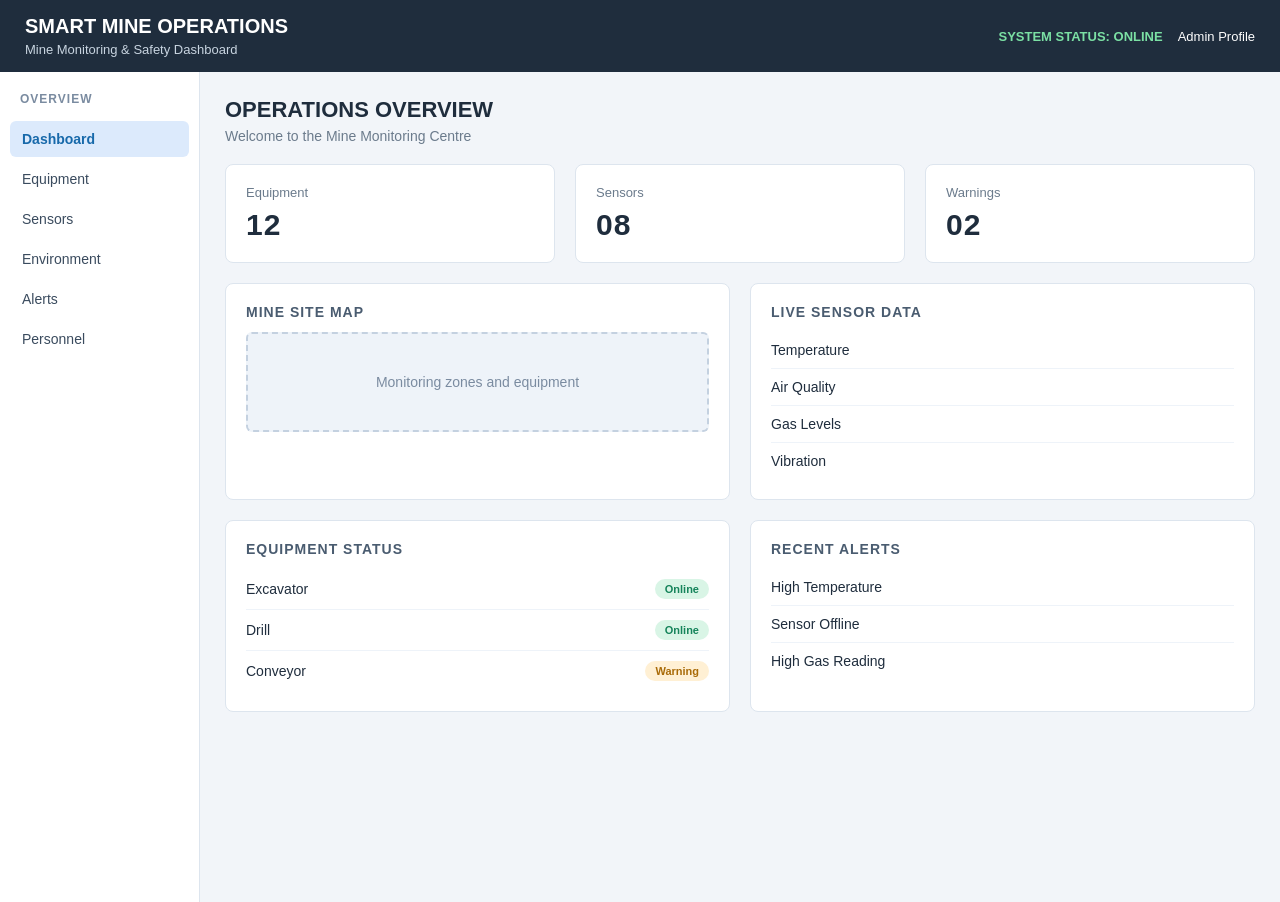
<file: dashboard/index.html>
<!DOCTYPE html>
<html lang="en">
<head>
  <meta charset="UTF-8">
  <meta name="viewport" content="width=device-width, initial-scale=1.0">
  <title>Smart Mine Operations</title>
  <link rel="stylesheet" href="styles.css">
</head> 
<body>
  <header class="topbar">
    <div>
      <h1>SMART MINE OPERATIONS</h1>
      <p>Mine Monitoring &amp; Safety Dashboard</p>
    </div>
    <div class="topbar-right">
      <span class="online">SYSTEM STATUS: ONLINE</span>
      <span>Admin Profile</span>
    </div>
  </header>
  <div class="layout">
    
    <aside class="sidebar">
      <h2>OVERVIEW</h2>
      <a href="index.html" class="active">Dashboard</a>
      <a href="index.html">Equipment</a>
      <a href="sensors.html">Sensors</a>
      <a href="index.html">Environment</a>
      <a href="index.html">Alerts</a>
      <a href="index.html">Personnel</a>
    </aside>

    
    <main class="main">

      <h2>OPERATIONS OVERVIEW</h2>
      <p class="subtitle">Welcome to the Mine Monitoring Centre</p>

      <!-- THREE SUMMARY CARDS -->
      <div class="row">
        <div class="card summary">
          <p>Equipment</p>
          <h3>12</h3>
        </div>
        <div class="card summary">
          <p>Sensors</p>
          <h3>08</h3>
        </div>
        <div class="card summary">
          <p>Warnings</p>
          <h3>02</h3>
        </div>
      </div>

      
      <div class="row">
        <div class="card">
          <h3>MINE SITE MAP</h3>
          <div class="map-box">
            Monitoring zones and equipment
          </div>
        </div>
        <div class="card">
          <h3>LIVE SENSOR DATA</h3>
          <ul class="simple-list">
            <li>Temperature</li>
            <li>Air Quality</li>
            <li>Gas Levels</li>
            <li>Vibration</li>
          </ul>
        </div>
      </div>

     
      <div class="row">
        <div class="card">
          <h3>EQUIPMENT STATUS</h3>
          <ul class="simple-list">
            <li>Excavator <span class="tag green">Online</span></li>
            <li>Drill <span class="tag green">Online</span></li>
            <li>Conveyor <span class="tag orange">Warning</span></li>
          </ul>
        </div>
        <div class="card">
          <h3>RECENT ALERTS</h3>
          <ul class="simple-list">
            <li>High Temperature</li>
            <li>Sensor Offline</li>
            <li>High Gas Reading</li>
          </ul>
        </div>
      </div>

    </main>
  </div>

</body>
</html>
</file>
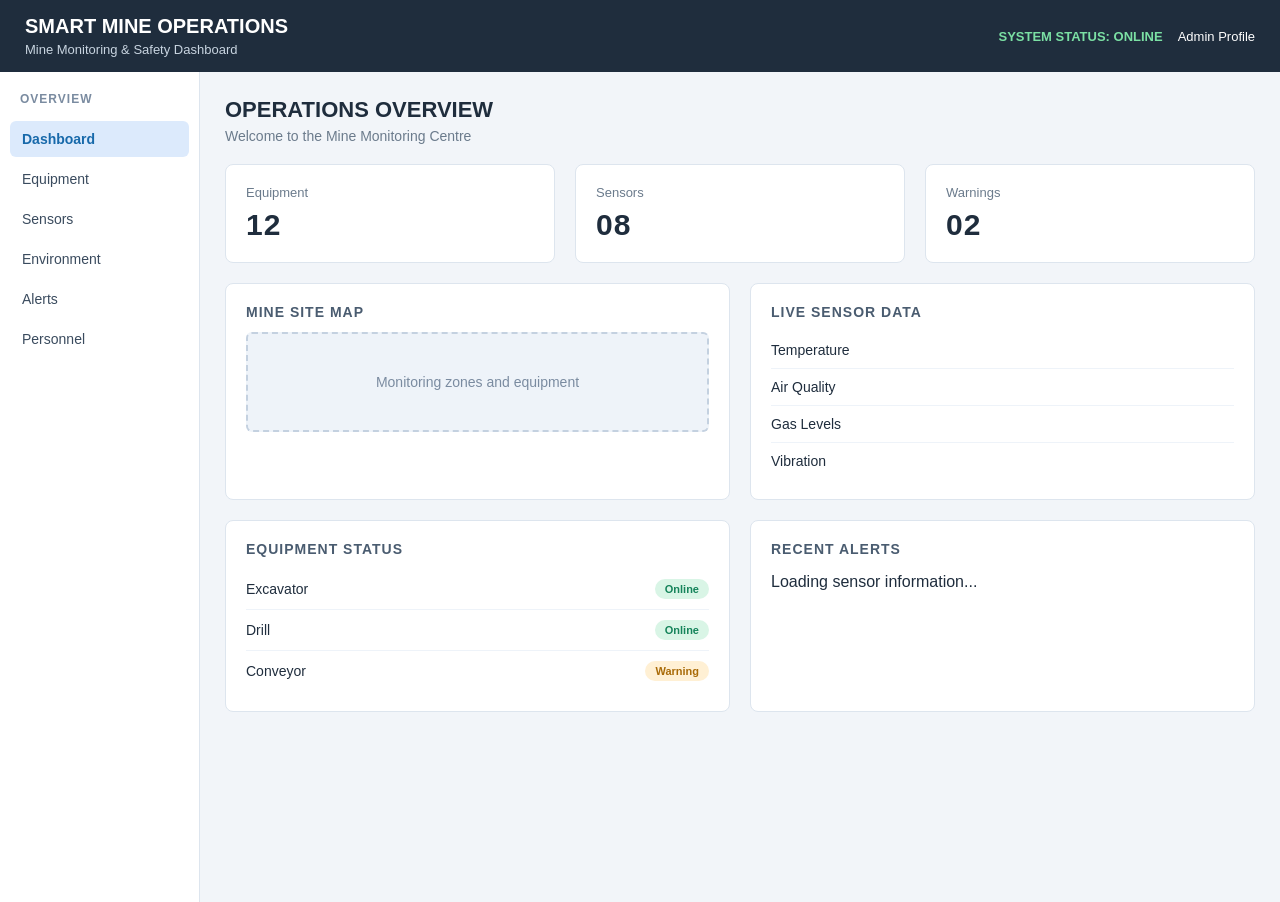
<file: dashboard/site/index.html>
<!DOCTYPE html>
<html lang="en">
<head>
  <meta charset="UTF-8">
  <meta name="viewport" content="width=device-width, initial-scale=1.0">
  <title>Smart Mine Operations</title>
  <link rel="stylesheet" href="styles.css">
</head> 
<body>
  <header class="topbar">
    <div>
      <h1>SMART MINE OPERATIONS</h1>
      <p>Mine Monitoring &amp; Safety Dashboard</p>
    </div>
    <div class="topbar-right">
      <span class="online">SYSTEM STATUS: ONLINE</span>
      <span>Admin Profile</span>
    </div>
  </header>
  <div class="layout">
    
    <aside class="sidebar">
      <h2>OVERVIEW</h2>
      <a href="index.html" class="active">Dashboard</a>
      <a href="index.html">Equipment</a>
      <a href="sensors.html">Sensors</a>
      <a href="index.html">Environment</a>
      <a href="index.html">Alerts</a>
      <a href="index.html">Personnel</a>
    </aside>

    
    <main class="main">

      <h2>OPERATIONS OVERVIEW</h2>
      <p class="subtitle">Welcome to the Mine Monitoring Centre</p>

      <!-- THREE SUMMARY CARDS -->
      <div class="row">
        <div class="card summary">
          <p>Equipment</p>
          <h3>12</h3>
        </div>
        <div class="card summary">
          <p>Sensors</p>
          <h3>08</h3>
        </div>
        <div class="card summary">
          <p>Warnings</p>
          <h3>02</h3>
        </div>
      </div>

      
      <div class="row">
        <div class="card">
          <h3>MINE SITE MAP</h3>
          <div class="map-box">
            Monitoring zones and equipment
          </div>
        </div>
        <div class="card">
          <h3>LIVE SENSOR DATA</h3>
          <ul class="simple-list">
            <li>Temperature</li>
            <li>Air Quality</li>
            <li>Gas Levels</li>
            <li>Vibration</li>
          </ul>
        </div>
      </div>

     
      <div class="row">
        <div class="card">
          <h3>EQUIPMENT STATUS</h3>
          <ul class="simple-list">
            <li>Excavator <span class="tag green">Online</span></li>
            <li>Drill <span class="tag green">Online</span></li>
            <li>Conveyor <span class="tag orange">Warning</span></li>
          </ul>
        </div>
        <div class="card">
          <h3>RECENT ALERTS</h3>
          <p id="home-status">Loading sensor information...</p>
          <ul class="simple-list" id="home-sensor-list"></ul>
        </div>
      </div>

    </main>
  </div>
  <script src="home.js"></script>
</body>
</html>
</file>
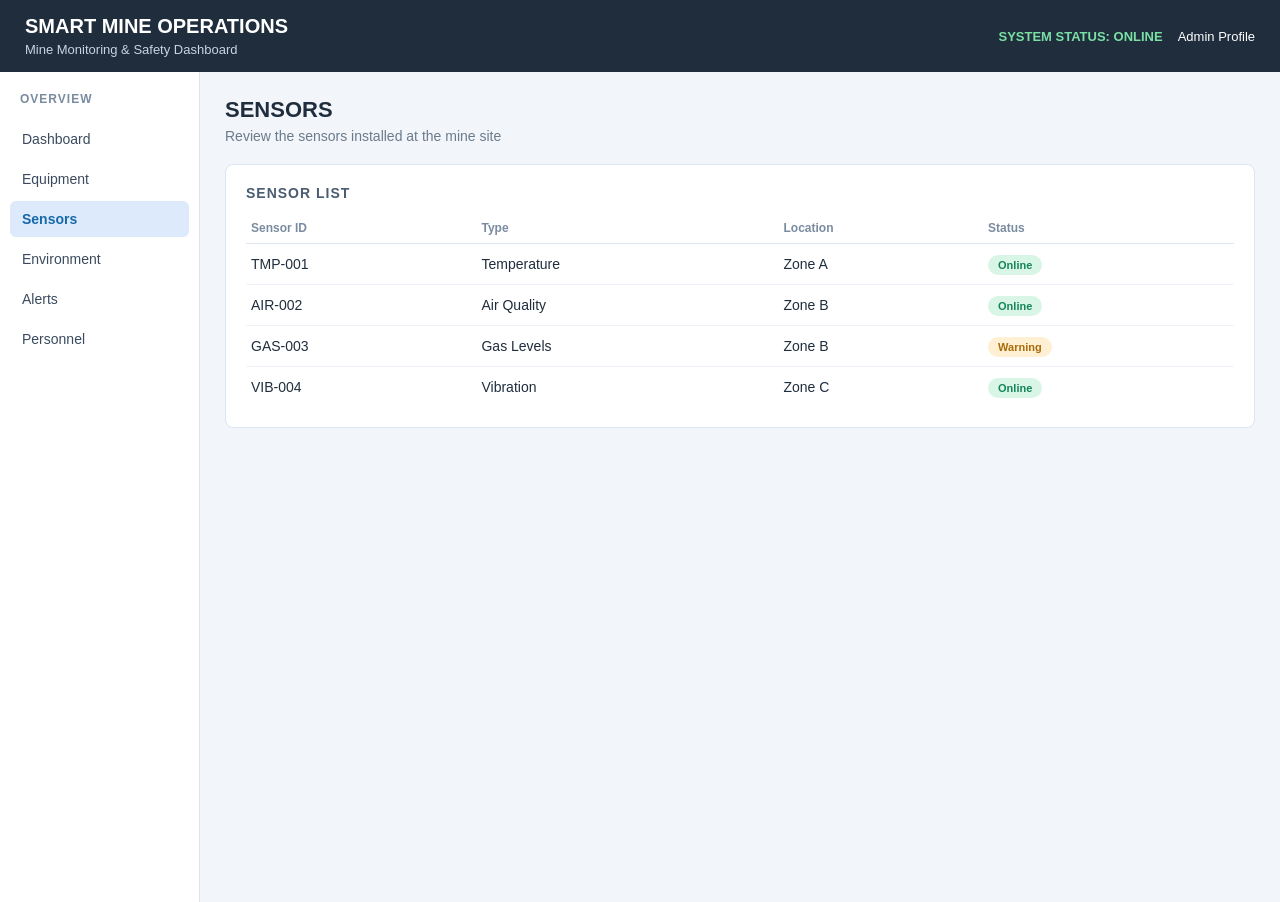
<file: dashboard/sensors.html>
<!DOCTYPE html>
<html lang="en">
<head>
  <meta charset="UTF-8">
  <meta name="viewport" content="width=device-width, initial-scale=1.0">
  <title>Sensors · Smart Mine Operations</title>
  <link rel="stylesheet" href="styles.css">
</head>
<body>

  <header class="topbar">
    <div>
      <h1>SMART MINE OPERATIONS</h1>
      <p>Mine Monitoring &amp; Safety Dashboard</p>
    </div>
    <div class="topbar-right">
      <span class="online">SYSTEM STATUS: ONLINE</span>
      <span>Admin Profile</span>
    </div>
  </header>

  <div class="layout">

    <!-- SIDEBAR -->
    <aside class="sidebar">
      <h2>OVERVIEW</h2>
      <a href="index.html">Dashboard</a>
      <a href="index.html">Equipment</a>
      <a href="sensors.html" class="active">Sensors</a>
      <a href="index.html">Environment</a>
      <a href="index.html">Alerts</a>
      <a href="index.html">Personnel</a>
    </aside>

    <main class="main">

      <h2>SENSORS</h2>
      <p class="subtitle">Review the sensors installed at the mine site</p>

      <div class="card">
        <h3>SENSOR LIST</h3>
        <table>
          <tr>
            <th>Sensor ID</th>
            <th>Type</th>
            <th>Location</th>
            <th>Status</th>
          </tr>
          <tr>
            <td>TMP-001</td>
            <td>Temperature</td>
            <td>Zone A</td>
            <td><span class="tag green">Online</span></td>
          </tr>
          <tr>
            <td>AIR-002</td>
            <td>Air Quality</td>
            <td>Zone B</td>
            <td><span class="tag green">Online</span></td>
          </tr>
          <tr>
            <td>GAS-003</td>
            <td>Gas Levels</td>
            <td>Zone B</td>
            <td><span class="tag orange">Warning</span></td>
          </tr>
          <tr>
            <td>VIB-004</td>
            <td>Vibration</td>
            <td>Zone C</td>
            <td><span class="tag green">Online</span></td>
          </tr>
        </table>
      </div>

    </main>
  </div>

</body>
</html>
</file>
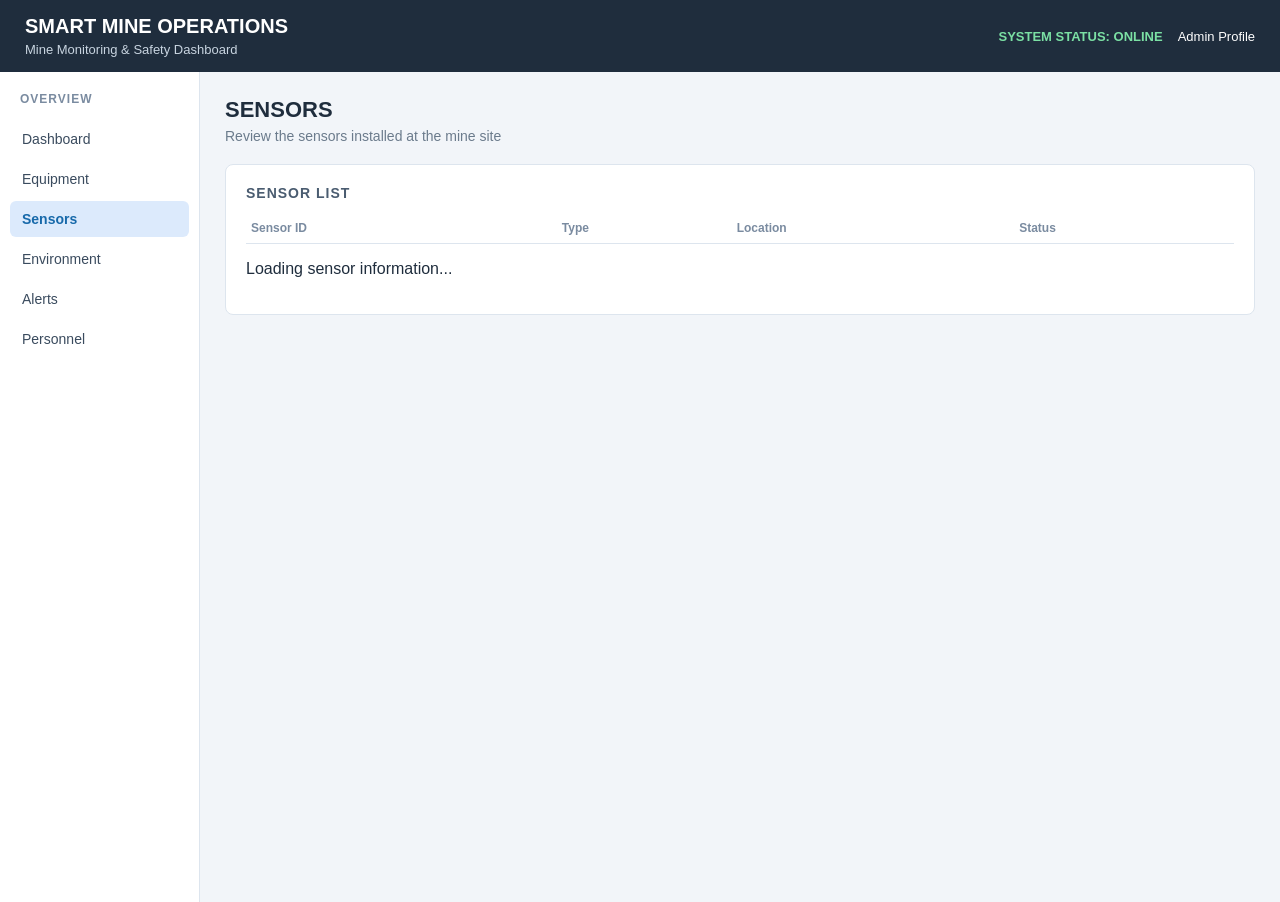
<file: dashboard/site/sensors.html>
<!DOCTYPE html>
<html lang="en">
<head>
  <meta charset="UTF-8">
  <meta name="viewport" content="width=device-width, initial-scale=1.0">
  <title>Sensors · Smart Mine Operations</title>
  <link rel="stylesheet" href="styles.css">
</head>
<body>

  <header class="topbar">
    <div>
      <h1>SMART MINE OPERATIONS</h1>
      <p>Mine Monitoring &amp; Safety Dashboard</p>
    </div>
    <div class="topbar-right">
      <span class="online">SYSTEM STATUS: ONLINE</span>
      <span>Admin Profile</span>
    </div>
  </header>

  <div class="layout">

    <!-- SIDEBAR -->
    <aside class="sidebar">
      <h2>OVERVIEW</h2>
      <a href="index.html">Dashboard</a>
      <a href="index.html">Equipment</a>
      <a href="sensors.html" class="active">Sensors</a>
      <a href="index.html">Environment</a>
      <a href="index.html">Alerts</a>
      <a href="index.html">Personnel</a>
    </aside>

    <main class="main">

      <h2>SENSORS</h2>
      <p class="subtitle">Review the sensors installed at the mine site</p>

      <div class="card">
        <h3>SENSOR LIST</h3>
        <table>
          <thead>
            <tr>
              <th>Sensor ID</th>
              <th>Type</th>
              <th>Location</th>
              <th>Status</th>
            </tr>
          </thead>
          <tbody id="sensor-list"></tbody>
        </table>
        
        <p id="sensor-message">Loading sensor information...</p>
      </div>

    </main>
  </div>
  <script src="app.js"></script>
</body>
</html>
</file>
<file: dashboard/styles.css>
:root {
    --bg: #f2f5f9;
    --surface: #ffffff;
    --text: #1f2d3d;
    --muted: #6b7b8c;
    --primary: #1769aa;
    --topbar: #1f2d3d;
    --topbar-text: #c8d4e0;
    --online: #7be0a4;
    --border: #dde5ee;
    --border-light: #eef3f9;
    --link: #3a4b5e;
    --label: #7a8ba0;
    --heading: #4a5c70;
    --active-bg: #dceafc;
    --map-bg: #eef3f9;
    --map-border: #c4d1e0;
    --green-bg: #d9f5e6;
    --green-text: #16845b;
    --orange-bg: #fff0d4;
    --orange-text: #a96b08;
  }
  
  * {
    box-sizing: border-box; 
  }
  
  body {
    margin: 0;
    font-family: Arial, Helvetica, sans-serif;
    background: var(--bg);
    color: var(--text);
  }
  
  .topbar {
    background: var(--topbar);
    color: white;
    padding: 15px 25px;
    display: flex;
    justify-content: space-between;
    align-items: center;
    flex-wrap: wrap;
    gap: 10px;
  }
  
  .topbar h1 {
    margin: 0;
    font-size: 20px;
  }
  
  .topbar p {
    margin: 4px 0 0;
    font-size: 13px;
    color: var(--topbar-text);
  }
  
  .topbar-right {
    display: flex;
    gap: 15px;
    align-items: center;
    font-size: 13px;
  }
  
  .online {
    color: var(--online);
    font-weight: bold;
  }
  
  .layout {
    display: flex;
    min-height: calc(100vh - 70px);
  }
  
  .sidebar {
    width: 200px;
    background: var(--surface);
    border-right: 1px solid var(--border);
    padding: 20px 10px;
  }
  
  .sidebar h2 {
    font-size: 12px;
    color: var(--label);
    letter-spacing: 1px;
    margin: 0 0 15px 10px;
  }
  
  .sidebar a {
    display: block;
    padding: 10px 12px;
    margin-bottom: 4px;
    color: var(--link);
    text-decoration: none;
    border-radius: 6px;
    font-size: 14px;
  }
  
  .sidebar a:hover {
    background: var(--border-light);
  }
  
  .sidebar a.active {
    background: var(--active-bg);
    color: var(--primary);
    font-weight: bold;
  }
  
  .main {
    flex: 1;
    padding: 25px;
  }
  
  .main h2 {
    margin: 0 0 5px;
    font-size: 22px;
  }
  
  .subtitle {
    margin: 0 0 20px;
    color: var(--muted);
    font-size: 14px;
  }
  
  .row {
    display: flex;
    gap: 20px;
    margin-bottom: 20px;
    flex-wrap: wrap;
  }
  
  .card {
    background: var(--surface);
    border: 1px solid var(--border);
    border-radius: 8px;
    padding: 20px;
    flex: 1;
    min-width: 250px;
  }
  
  .card h3 {
    margin: 0 0 12px;
    font-size: 14px;
    letter-spacing: 1px;
    color: var(--heading);
  }
  
  .summary p {
    margin: 0;
    color: var(--muted);
    font-size: 13px;
  }
  
  .summary h3 {
    font-size: 30px;
    margin: 8px 0 0;
    color: var(--text);
  }
  
  .map-box {
    background: var(--map-bg);
    border: 2px dashed var(--map-border);
    border-radius: 6px;
    padding: 40px 15px;
    text-align: center;
    color: var(--label);
    font-size: 14px;
  }
  
  .simple-list {
    list-style: none;
    margin: 0;
    padding: 0;
  }
  
  .simple-list li {
    padding: 10px 0;
    border-bottom: 1px solid var(--border-light);
    font-size: 14px;
    display: flex;
    justify-content: space-between;
    align-items: center;
  }
  
  .simple-list li:last-child {
    border-bottom: none;
  }
  
  .tag {
    font-size: 11px;
    font-weight: bold;
    padding: 4px 10px;
    border-radius: 12px;
  }
  
  .tag.green {
    background: var(--green-bg);
    color: var(--green-text);
  }
  
  .tag.orange {
    background: var(--orange-bg);
    color: var(--orange-text);
  }
  
  table {
    width: 100%;
    border-collapse: collapse;
  }
  
  th {
    text-align: left;
    font-size: 12px;
    color: var(--label);
    padding: 8px 5px;
    border-bottom: 1px solid var(--border);
  }
  
  td {
    font-size: 14px;
    padding: 12px 5px;
    border-bottom: 1px solid var(--border-light);
  }
  
  tr:last-child td {
    border-bottom: none;
  }
  
  @media (max-width: 700px) {
    .layout {
      flex-direction: column;
    }
  
    .sidebar {
      width: 100%;
      border-right: none;
      border-bottom: 1px solid var(--border);
    }
  
    .sidebar a {
      display: inline-block;
      margin-right: 5px;
    }
  }
</file>
<file: dashboard/site/styles.css>
:root {
    --bg: #f2f5f9;
    --surface: #ffffff;
    --text: #1f2d3d;
    --muted: #6b7b8c;
    --primary: #1769aa;
    --topbar: #1f2d3d;
    --topbar-text: #c8d4e0;
    --online: #7be0a4;
    --border: #dde5ee;
    --border-light: #eef3f9;
    --link: #3a4b5e;
    --label: #7a8ba0;
    --heading: #4a5c70;
    --active-bg: #dceafc;
    --map-bg: #eef3f9;
    --map-border: #c4d1e0;
    --green-bg: #d9f5e6;
    --green-text: #16845b;
    --orange-bg: #fff0d4;
    --orange-text: #a96b08;
  }
  
  * {
    box-sizing: border-box; 
  }
  
  body {
    margin: 0;
    font-family: Arial, Helvetica, sans-serif;
    background: var(--bg);
    color: var(--text);
  }
  
  .topbar {
    background: var(--topbar);
    color: white;
    padding: 15px 25px;
    display: flex;
    justify-content: space-between;
    align-items: center;
    flex-wrap: wrap;
    gap: 10px;
  }
  
  .topbar h1 {
    margin: 0;
    font-size: 20px;
  }
  
  .topbar p {
    margin: 4px 0 0;
    font-size: 13px;
    color: var(--topbar-text);
  }
  
  .topbar-right {
    display: flex;
    gap: 15px;
    align-items: center;
    font-size: 13px;
  }
  
  .online {
    color: var(--online);
    font-weight: bold;
  }
  
  .layout {
    display: flex;
    min-height: calc(100vh - 70px);
  }
  
  .sidebar {
    width: 200px;
    background: var(--surface);
    border-right: 1px solid var(--border);
    padding: 20px 10px;
  }
  
  .sidebar h2 {
    font-size: 12px;
    color: var(--label);
    letter-spacing: 1px;
    margin: 0 0 15px 10px;
  }
  
  .sidebar a {
    display: block;
    padding: 10px 12px;
    margin-bottom: 4px;
    color: var(--link);
    text-decoration: none;
    border-radius: 6px;
    font-size: 14px;
  }
  
  .sidebar a:hover {
    background: var(--border-light);
  }
  
  .sidebar a.active {
    background: var(--active-bg);
    color: var(--primary);
    font-weight: bold;
  }
  
  .main {
    flex: 1;
    padding: 25px;
  }
  
  .main h2 {
    margin: 0 0 5px;
    font-size: 22px;
  }
  
  .subtitle {
    margin: 0 0 20px;
    color: var(--muted);
    font-size: 14px;
  }
  
  .row {
    display: flex;
    gap: 20px;
    margin-bottom: 20px;
    flex-wrap: wrap;
  }
  
  .card {
    background: var(--surface);
    border: 1px solid var(--border);
    border-radius: 8px;
    padding: 20px;
    flex: 1;
    min-width: 250px;
  }
  
  .card h3 {
    margin: 0 0 12px;
    font-size: 14px;
    letter-spacing: 1px;
    color: var(--heading);
  }
  
  .summary p {
    margin: 0;
    color: var(--muted);
    font-size: 13px;
  }
  
  .summary h3 {
    font-size: 30px;
    margin: 8px 0 0;
    color: var(--text);
  }
  
  .map-box {
    background: var(--map-bg);
    border: 2px dashed var(--map-border);
    border-radius: 6px;
    padding: 40px 15px;
    text-align: center;
    color: var(--label);
    font-size: 14px;
  }
  
  .simple-list {
    list-style: none;
    margin: 0;
    padding: 0;
  }
  
  .simple-list li {
    padding: 10px 0;
    border-bottom: 1px solid var(--border-light);
    font-size: 14px;
    display: flex;
    justify-content: space-between;
    align-items: center;
  }
  
  .simple-list li:last-child {
    border-bottom: none;
  }
  
  .tag {
    font-size: 11px;
    font-weight: bold;
    padding: 4px 10px;
    border-radius: 12px;
  }
  
  .tag.green {
    background: var(--green-bg);
    color: var(--green-text);
  }
  
  .tag.orange {
    background: var(--orange-bg);
    color: var(--orange-text);
  }
  
  table {
    width: 100%;
    border-collapse: collapse;
  }
  
  th {
    text-align: left;
    font-size: 12px;
    color: var(--label);
    padding: 8px 5px;
    border-bottom: 1px solid var(--border);
  }
  
  td {
    font-size: 14px;
    padding: 12px 5px;
    border-bottom: 1px solid var(--border-light);
  }
  
  tr:last-child td {
    border-bottom: none;
  }
  
  @media (max-width: 700px) {
    .layout {
      flex-direction: column;
    }
  
    .sidebar {
      width: 100%;
      border-right: none;
      border-bottom: 1px solid var(--border);
    }
  
    .sidebar a {
      display: inline-block;
      margin-right: 5px;
    }
  }
</file>
